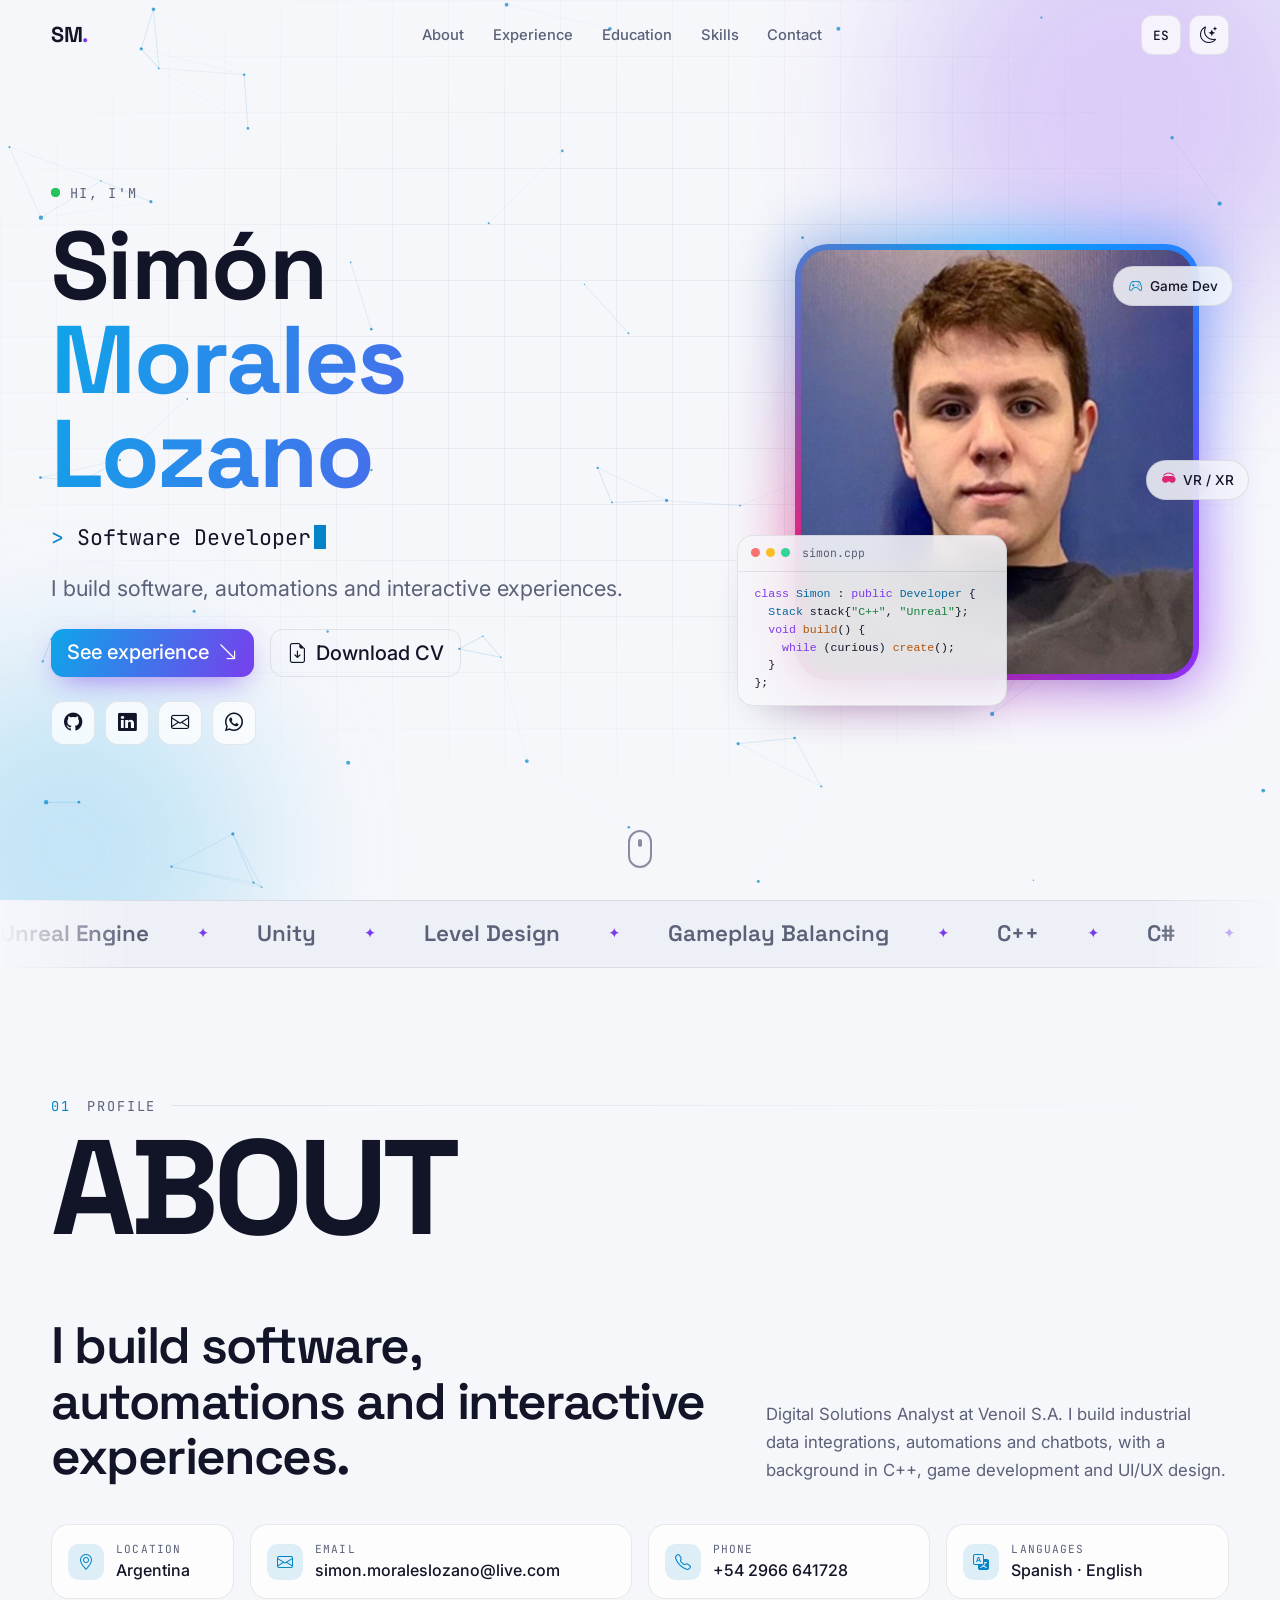
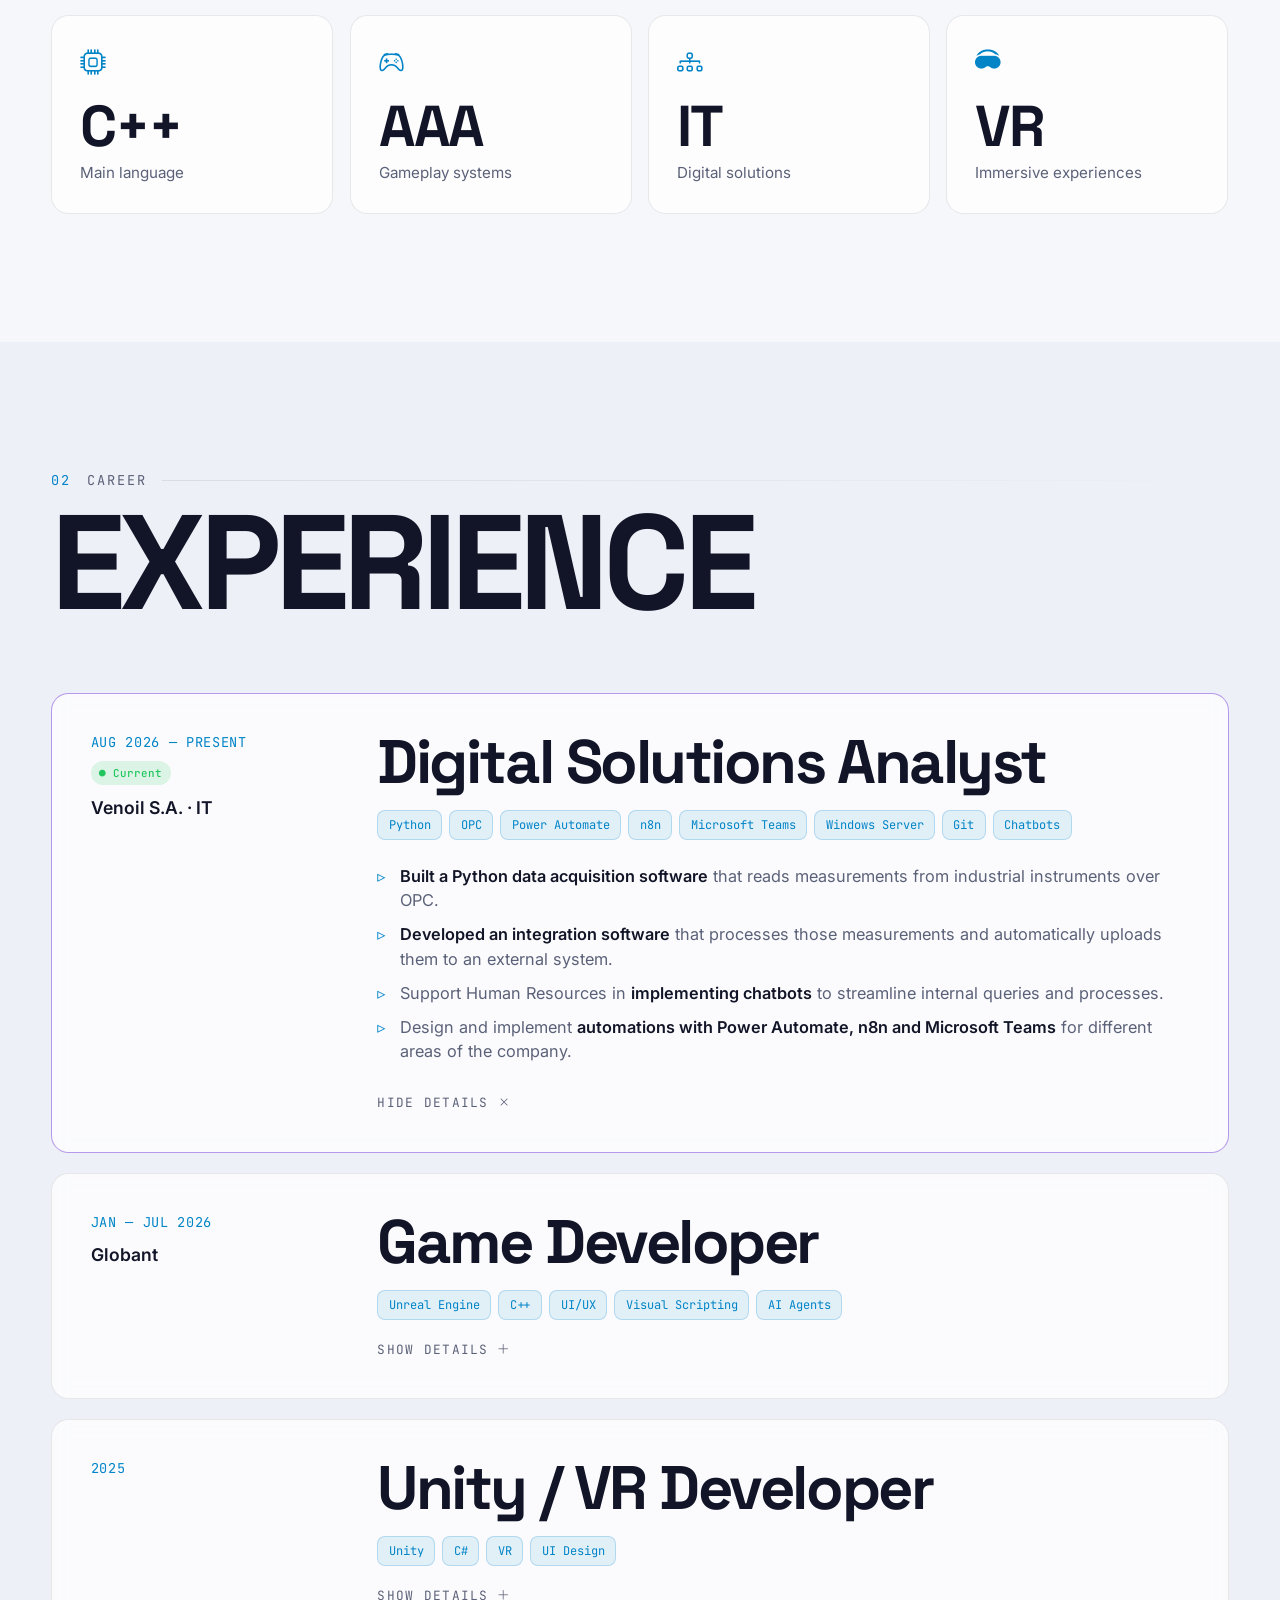
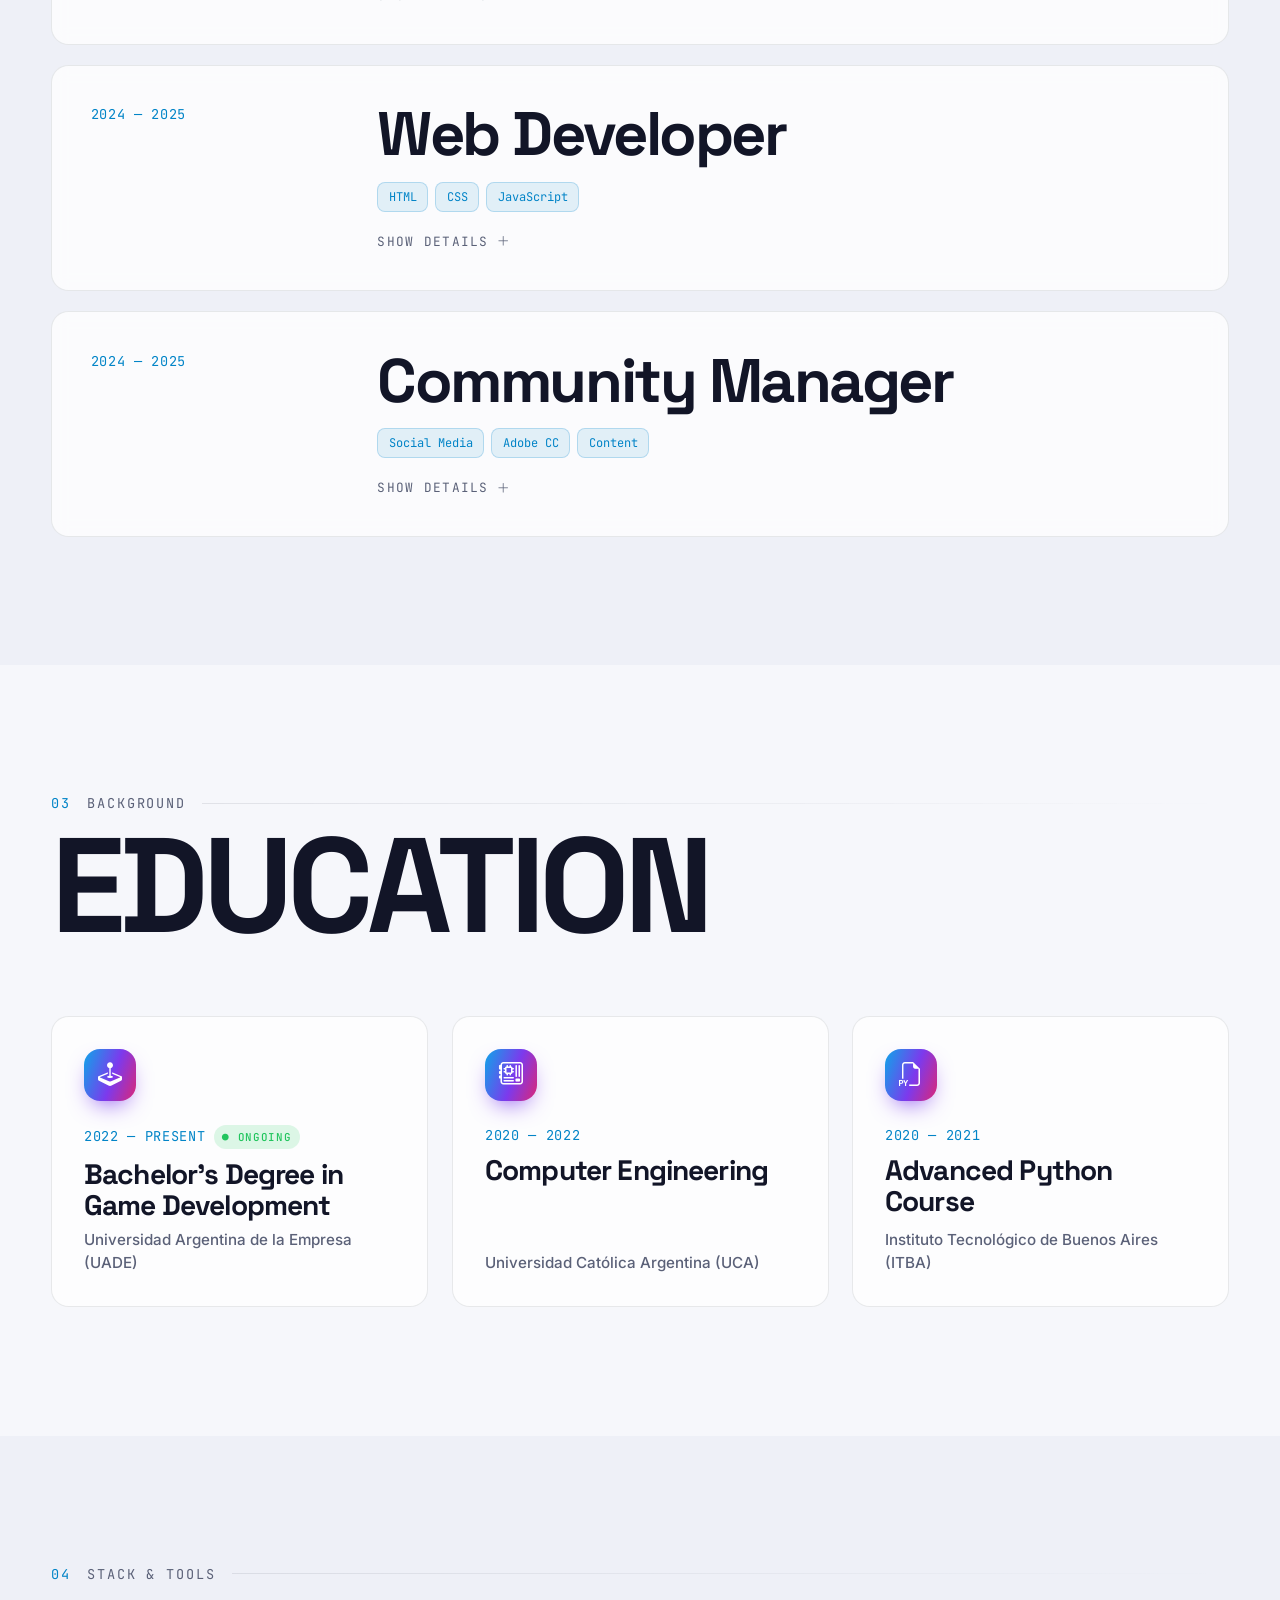
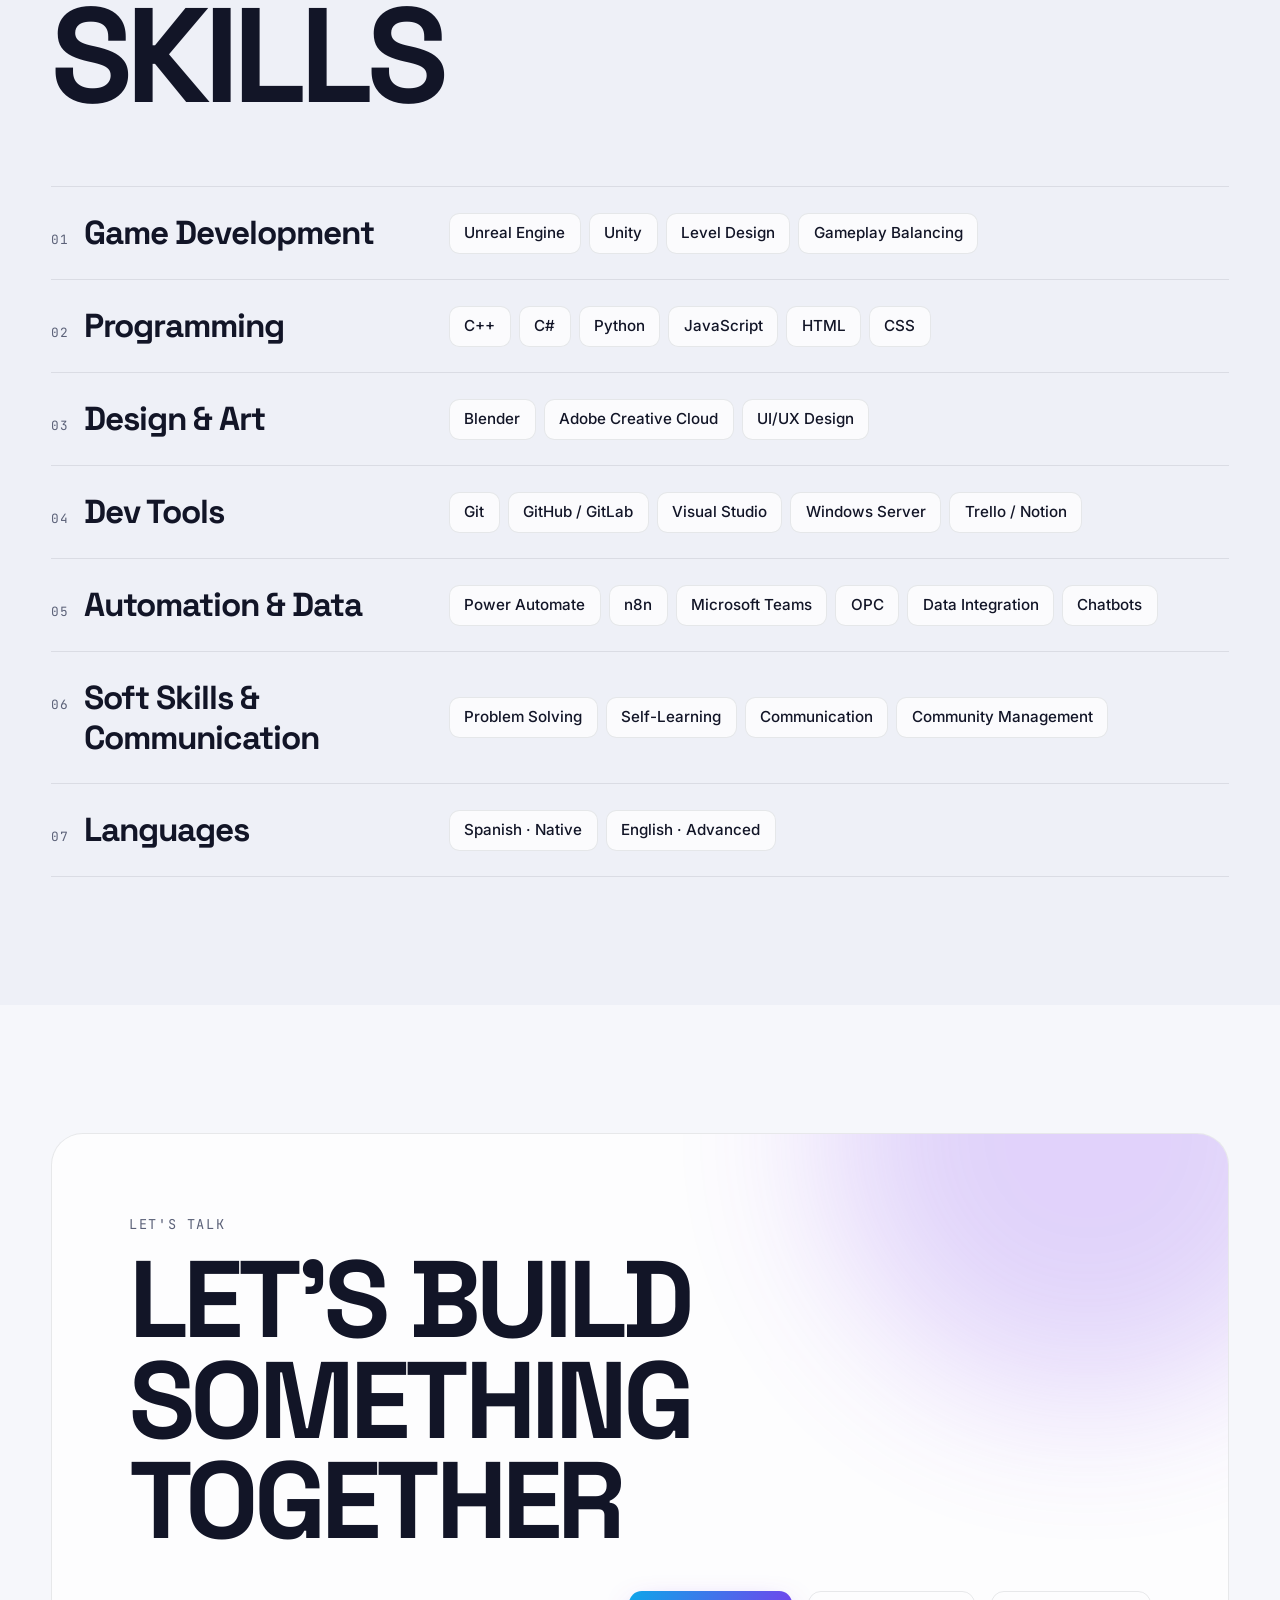
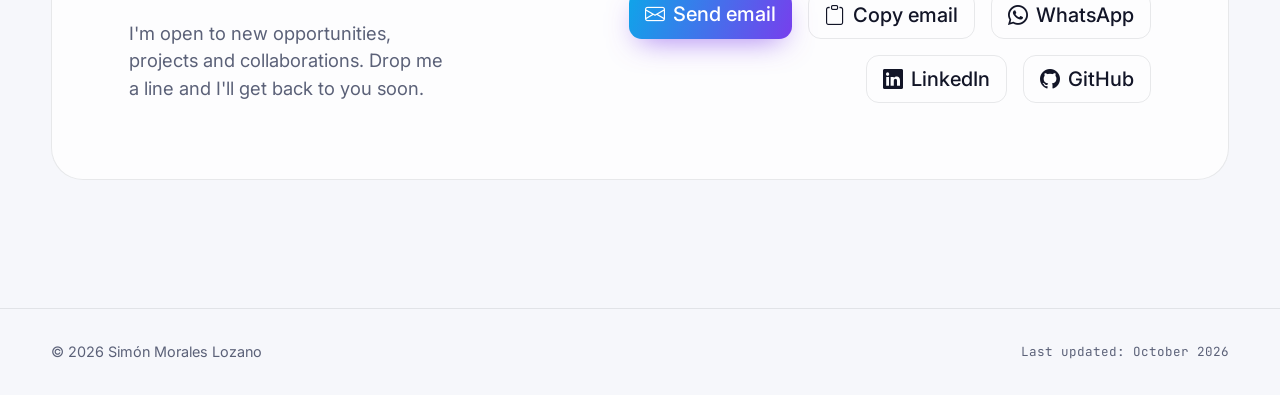
<file: index.html>
<!doctype html>
<html lang="es" data-bs-theme="dark">
<head>
  <meta charset="utf-8">
  <meta name="viewport" content="width=device-width, initial-scale=1">
  <title>Simón Morales Lozano | Software Developer y Analista de Soluciones Digitales</title>
  <meta name="description" content="Simón Morales Lozano, Software Developer y Analista de Soluciones Digitales en Argentina. Automatización, integración de datos, C++, Unreal Engine y Unity.">
  <meta name="author" content="Simón Morales Lozano">
  <meta name="robots" content="index, follow, max-image-preview:large">
  <meta name="theme-color" content="#0b0d17">
  <link rel="canonical" href="https://simonmorales.com.ar/">

  <!-- Vista previa al compartir (LinkedIn, WhatsApp, X, etc.) -->
  <meta property="og:type" content="profile">
  <meta property="og:site_name" content="Simón Morales Lozano">
  <meta property="og:locale" content="es_AR">
  <meta property="og:locale:alternate" content="en_US">
  <meta property="og:url" content="https://simonmorales.com.ar/">
  <meta property="og:title" content="Simón Morales Lozano | Software Developer">
  <meta property="og:description" content="Analista de Soluciones Digitales. Automatización, integración de datos, C++, Unreal Engine y Unity.">
  <meta property="og:image" content="https://simonmorales.com.ar/assets/img/og.jpg">
  <meta property="og:image:type" content="image/jpeg">
  <meta property="og:image:width" content="1200">
  <meta property="og:image:height" content="630">
  <meta property="og:image:alt" content="Simón Morales Lozano — Software Developer">
  <meta property="profile:first_name" content="Simón">
  <meta property="profile:last_name" content="Morales Lozano">
  <meta name="twitter:card" content="summary_large_image">
  <meta name="twitter:title" content="Simón Morales Lozano | Software Developer">
  <meta name="twitter:description" content="Analista de Soluciones Digitales. Automatización, integración de datos, C++, Unreal Engine y Unity.">
  <meta name="twitter:image" content="https://simonmorales.com.ar/assets/img/og.jpg">

  <link rel="icon" href="assets/img/favicon.svg" type="image/svg+xml">
  <link rel="icon" href="assets/img/favicon-32.png" type="image/png" sizes="32x32">
  <link rel="apple-touch-icon" href="assets/img/apple-touch-icon.png">

  <!-- Datos estructurados: le dicen a Google quién sos -->
  <script type="application/ld+json">
  {
    "@context": "https://schema.org",
    "@type": "Person",
    "name": "Simón Morales Lozano",
    "alternateName": "Simon Morales Lozano",
    "url": "https://simonmorales.com.ar/",
    "image": "https://simonmorales.com.ar/assets/img/simon.jpg",
    "jobTitle": "Analista de Soluciones Digitales",
    "worksFor": { "@type": "Organization", "name": "Venoil S.A." },
    "alumniOf": [
      { "@type": "CollegeOrUniversity", "name": "Universidad Argentina de la Empresa (UADE)" },
      { "@type": "CollegeOrUniversity", "name": "Universidad Católica Argentina (UCA)" },
      { "@type": "CollegeOrUniversity", "name": "Instituto Tecnológico de Buenos Aires (ITBA)" }
    ],
    "address": { "@type": "PostalAddress", "addressCountry": "AR" },
    "knowsLanguage": ["es", "en"],
    "knowsAbout": ["Software Development", "C++", "Python", "Process Automation", "Data Integration", "OPC", "Power Automate", "n8n", "Unreal Engine", "Unity", "Game Development", "UI/UX Design"],
    "sameAs": [
      "https://www.linkedin.com/in/simonmoraleslozano/",
      "https://github.com/SimM20"
    ]
  }
  </script>

  <script>
    // Aplica el tema guardado antes de pintar (evita parpadeo)
    (function () {
      try {
        var t = localStorage.getItem("theme");
        if (!t) t = window.matchMedia("(prefers-color-scheme: light)").matches ? "light" : "dark";
        document.documentElement.setAttribute("data-bs-theme", t);
      } catch (e) {}
    })();
  </script>

  <link rel="preconnect" href="https://fonts.googleapis.com">
  <link rel="preconnect" href="https://fonts.gstatic.com" crossorigin>
  <link href="https://fonts.googleapis.com/css2?family=Inter:wght@400;500;600&family=JetBrains+Mono:wght@400;500&family=Space+Grotesk:wght@500;600;700&display=swap" rel="stylesheet">
  <link href="https://cdn.jsdelivr.net/npm/bootstrap@5.3.3/dist/css/bootstrap.min.css" rel="stylesheet">
  <link href="https://cdn.jsdelivr.net/npm/bootstrap-icons@1.11.3/font/bootstrap-icons.min.css" rel="stylesheet">
  <link href="css/style.css" rel="stylesheet">
</head>

<body>

  <div class="scroll-progress" aria-hidden="true"></div>
  <div class="cursor-glow" aria-hidden="true"></div>

  <!-- ============ NAVBAR ============ -->
  <nav id="mainNav" class="navbar navbar-expand-lg fixed-top">
    <div class="container">
      <a class="navbar-brand brand" href="#top" aria-label="Inicio">
        <span class="brand-mark">SM</span><span class="brand-dot">.</span>
      </a>

      <div class="d-flex align-items-center gap-2 order-lg-3">
        <button class="btn btn-icon" id="langToggle" type="button" aria-label="Cambiar idioma">EN</button>
        <button class="btn btn-icon" id="themeToggle" type="button" aria-label="Cambiar tema">
          <i class="bi bi-sun"></i>
        </button>
        <button class="navbar-toggler btn-icon" type="button" data-bs-toggle="collapse" data-bs-target="#navLinks"
                aria-controls="navLinks" aria-expanded="false" aria-label="Menú">
          <i class="bi bi-list"></i>
        </button>
      </div>

      <div class="collapse navbar-collapse" id="navLinks">
        <ul class="navbar-nav mx-auto">
          <li class="nav-item"><a class="nav-link" href="#about" data-i18n="nav.about">Sobre mí</a></li>
          <li class="nav-item"><a class="nav-link" href="#experience" data-i18n="nav.experience">Experiencia</a></li>
          <li class="nav-item"><a class="nav-link" href="#education" data-i18n="nav.education">Educación</a></li>
          <li class="nav-item"><a class="nav-link" href="#skills" data-i18n="nav.skills">Skills</a></li>
          <li class="nav-item d-none" id="navProjects"><a class="nav-link" href="#projects" data-i18n="nav.projects">Proyectos</a></li>
          <li class="nav-item"><a class="nav-link" href="#contact" data-i18n="nav.contact">Contacto</a></li>
        </ul>
      </div>
    </div>
  </nav>

  <main id="top">
    <noscript>
      <div class="container" style="padding-top:110px">
        <p>Software Developer y Analista de Soluciones Digitales en Venoil S.A. (Argentina). Automatización, integración de datos, C++, Unreal Engine y Unity.</p>
        <p><a href="mailto:simon.moraleslozano@live.com">simon.moraleslozano@live.com</a> · <a href="https://www.linkedin.com/in/simonmoraleslozano/">LinkedIn</a> · <a href="https://github.com/SimM20">GitHub</a></p>
      </div>
    </noscript>

    <!-- ============ HERO ============ -->
    <header class="hero" id="hero">
      <canvas id="particles" aria-hidden="true"></canvas>
      <div class="hero-grid" aria-hidden="true"></div>
      <div class="blob blob-1" aria-hidden="true"></div>
      <div class="blob blob-2" aria-hidden="true"></div>

      <div class="container position-relative">
        <div class="row align-items-center gy-5 gx-lg-5">
          <div class="col-lg-7">
            <p class="eyebrow hero-in" style="--d:0">
              <span class="status-dot"></span>
              <span data-i18n="hero.hello">Hola, soy</span>
            </p>
            <h1 class="hero-title hero-in" style="--d:1">
              <span class="d-block" id="heroFirst">Simón</span>
              <span class="d-block text-gradient" id="heroLast">Morales Lozano</span>
            </h1>
            <p class="hero-role hero-in" style="--d:2">
              <span class="mono text-accent">&gt;</span>
              <span id="typed"></span><span class="caret" aria-hidden="true"></span>
            </p>
            <p class="hero-lead hero-in" style="--d:3" id="heroHeadline"></p>

            <div class="d-flex flex-wrap gap-3 mt-4 hero-in" style="--d:4">
              <a href="#experience" class="btn btn-primary btn-lg btn-glow magnetic">
                <span data-i18n="hero.cta">Ver experiencia</span> <i class="bi bi-arrow-down-right ms-1"></i>
              </a>
              <a href="#" id="cvDownload" class="btn btn-outline-light btn-lg magnetic" target="_blank" rel="noopener">
                <i class="bi bi-file-earmark-arrow-down me-1"></i> <span data-i18n="hero.cv">Descargar CV</span>
              </a>
            </div>

            <div class="hero-social mt-4 hero-in" style="--d:5" id="heroSocial"></div>
          </div>

          <div class="col-lg-5">
            <div class="portrait-wrap hero-in" style="--d:2">
              <div class="portrait tilt">
                <div class="portrait-ring" aria-hidden="true"></div>
                <img id="heroPhoto" src="assets/img/simon.jpg" alt="Simón Morales Lozano" width="468" height="506">
              </div>

              <div class="code-card float-a" aria-hidden="true">
                <div class="code-card-head"><span></span><span></span><span></span><em>simon.cpp</em></div>
<pre><code><span class="k">class</span> <span class="t">Simon</span> : <span class="k">public</span> <span class="t">Developer</span> {
  <span class="t">Stack</span> stack{<span class="s">"C++"</span>, <span class="s">"Unreal"</span>};
  <span class="k">void</span> <span class="f">build</span>() {
    <span class="k">while</span> (curious) <span class="f">create</span>();
  }
};</code></pre>
              </div>

              <div class="chip-float float-b" aria-hidden="true"><i class="bi bi-controller"></i> Game Dev</div>
              <div class="chip-float chip-2 float-c" aria-hidden="true"><i class="bi bi-headset-vr"></i> VR / XR</div>
            </div>
          </div>
        </div>
      </div>

      <a href="#about" class="scroll-cue" aria-label="Bajar">
        <span class="mouse"><span class="wheel"></span></span>
      </a>
    </header>

    <!-- ============ MARQUEE ============ -->
    <div class="marquee" aria-hidden="true">
      <div class="marquee-track" id="marquee"></div>
    </div>

    <!-- ============ ABOUT ============ -->
    <section id="about" class="section">
      <div class="container">
        <div class="section-head reveal">
          <div class="section-meta"><span class="section-num">01</span><span class="section-kicker" data-i18n="kicker.about">Perfil</span></div>
          <h2 class="section-title" data-i18n="nav.about">Sobre mí</h2>
        </div>

        <div class="row g-4 g-lg-5 align-items-end">
          <div class="col-lg-7 reveal">
            <p class="statement" id="aboutHeadline"></p>
          </div>
          <div class="col-lg-5 reveal" style="--delay:120ms">
            <p class="about-summary" id="aboutSummary"></p>
          </div>
        </div>

        <div class="row g-3 mt-4" id="aboutInfo"></div>
        <div class="highlights-grid mt-3" id="highlights"></div>
      </div>
    </section>

    <!-- ============ EXPERIENCE ============ -->
    <section id="experience" class="section section-alt">
      <div class="container">
        <div class="section-head reveal">
          <div class="section-meta"><span class="section-num">02</span><span class="section-kicker" data-i18n="kicker.experience">Trayectoria</span></div>
          <h2 class="section-title" data-i18n="nav.experience">Experiencia</h2>
        </div>
        <div class="xp-list" id="timelineItems"></div>
      </div>
    </section>

    <!-- ============ EDUCATION ============ -->
    <section id="education" class="section">
      <div class="container">
        <div class="section-head reveal">
          <div class="section-meta"><span class="section-num">03</span><span class="section-kicker" data-i18n="kicker.education">Formación</span></div>
          <h2 class="section-title" data-i18n="nav.education">Educación</h2>
        </div>
        <div class="row g-4" id="educationList"></div>
      </div>
    </section>

    <!-- ============ SKILLS ============ -->
    <section id="skills" class="section section-alt">
      <div class="container">
        <div class="section-head reveal">
          <div class="section-meta"><span class="section-num">04</span><span class="section-kicker" data-i18n="kicker.skills">Stack & herramientas</span></div>
          <h2 class="section-title">Skills</h2>
        </div>
        <div class="skill-rows" id="skillsList"></div>
      </div>
    </section>

    <!-- ============ PROJECTS (se muestra sólo si hay proyectos en data.js) ============ -->
    <section id="projects" class="section d-none">
      <div class="container">
        <div class="section-head reveal">
          <div class="section-meta"><span class="section-num">05</span><span class="section-kicker" data-i18n="kicker.projects">Trabajos</span></div>
          <h2 class="section-title" data-i18n="nav.projects">Proyectos</h2>
        </div>
        <div class="row g-4" id="projectsList"></div>
      </div>
    </section>

    <!-- ============ CONTACT ============ -->
    <section id="contact" class="section contact">
      <div class="container">
        <div class="contact-card reveal">
          <div class="blob blob-3" aria-hidden="true"></div>
          <p class="eyebrow"><span data-i18n="contact.eyebrow">¿Hablamos?</span></p>
          <h2 class="contact-title" data-i18n="contact.title">Construyamos algo juntos</h2>
          <div class="row g-4 align-items-end">
            <div class="col-lg-4">
              <p class="text-body-secondary contact-sub mb-0" data-i18n="contact.sub">
                Estoy abierto a nuevas oportunidades, proyectos y colaboraciones.
              </p>
            </div>
            <div class="col-lg-8">
              <div class="d-flex flex-wrap justify-content-lg-end gap-3" id="contactButtons"></div>
            </div>
          </div>
        </div>
      </div>
    </section>
  </main>

  <footer class="footer">
    <div class="container d-flex flex-column flex-md-row justify-content-between align-items-center gap-2">
      <span>© <span id="year"></span> Simón Morales Lozano</span>
      <span class="mono small"><span data-i18n="footer.updated">Última actualización</span>: <span id="updated"></span></span>
    </div>
  </footer>

  <div class="toast-container position-fixed bottom-0 end-0 p-3">
    <div id="copyToast" class="toast align-items-center border-0" role="status" aria-live="polite" aria-atomic="true">
      <div class="d-flex">
        <div class="toast-body"><i class="bi bi-check2-circle me-2 text-accent"></i><span data-i18n="contact.copied">Email copiado</span></div>
        <button type="button" class="btn-close me-2 m-auto" data-bs-dismiss="toast" aria-label="Cerrar"></button>
      </div>
    </div>
  </div>

  <script src="https://cdn.jsdelivr.net/npm/bootstrap@5.3.3/dist/js/bootstrap.bundle.min.js"></script>
  <script src="js/data.js"></script>
  <script src="js/main.js"></script>
</body>
</html>
</file>
<file: css/style.css>
/* =====================================================================
   Simón Morales Lozano — portfolio
   Bootstrap 5.3 + estilos propios
   ===================================================================== */

:root {
  --accent-1: #38bdf8;
  --accent-2: #8b5cf6;
  --accent-3: #f472b6;
  --gradient: linear-gradient(110deg, var(--accent-1), var(--accent-2) 55%, var(--accent-3));
  --font-display: "Space Grotesk", system-ui, sans-serif;
  --font-body: "Inter", system-ui, sans-serif;
  --font-mono: "JetBrains Mono", ui-monospace, monospace;
  --radius: 1.1rem;
  --ease-out: cubic-bezier(.16, 1, .3, 1);
  --nav-h: 72px;
}

[data-bs-theme="dark"] {
  --bg: #0b0d17;
  --bg-alt: #0f1220;
  --surface: rgba(255, 255, 255, .035);
  --surface-hover: rgba(255, 255, 255, .06);
  --border: rgba(255, 255, 255, .08);
  --text: #e7e9f3;
  --muted: #9aa0b8;
  --accent: #38bdf8;
  --grid-line: rgba(255, 255, 255, .04);
  --nav-bg: rgba(11, 13, 23, .7);
  --shadow: 0 20px 50px -20px rgba(0, 0, 0, .6);
  --bs-body-bg: var(--bg);
  --bs-body-color: var(--text);
  --bs-secondary-color: var(--muted);
  --bs-border-color: var(--border);
}

[data-bs-theme="light"] {
  --bg: #f6f7fb;
  --bg-alt: #eef0f7;
  --surface: rgba(255, 255, 255, .75);
  --surface-hover: #ffffff;
  --border: rgba(15, 23, 42, .09);
  --text: #121527;
  --muted: #5b6178;
  --accent: #0284c7;
  --accent-1: #0ea5e9;
  --accent-2: #7c3aed;
  --accent-3: #db2777;
  --grid-line: rgba(15, 23, 42, .05);
  --nav-bg: rgba(246, 247, 251, .75);
  --shadow: 0 20px 45px -25px rgba(30, 41, 80, .35);
  --bs-body-bg: var(--bg);
  --bs-body-color: var(--text);
  --bs-secondary-color: var(--muted);
  --bs-border-color: var(--border);
}

html { scroll-behavior: smooth; scroll-padding-top: var(--nav-h); }

body {
  font-family: var(--font-body);
  background: var(--bg);
  color: var(--text);
  overflow-x: hidden;
  -webkit-font-smoothing: antialiased;
  transition: background-color .4s ease, color .4s ease;
}

h1, h2, h3, h4, h5, .brand, .section-title { font-family: var(--font-display); letter-spacing: -.02em; }
.mono { font-family: var(--font-mono); }
.text-accent { color: var(--accent) !important; }
.text-gradient {
  background: var(--gradient);
  background-size: 200% auto;
  -webkit-background-clip: text;
  background-clip: text;
  color: transparent;
  animation: gradient-shift 6s linear infinite;
}
::selection { background: var(--accent-2); color: #fff; }

@keyframes gradient-shift { to { background-position: 200% center; } }

/* ---------- Scroll progress + cursor glow ---------- */
.scroll-progress {
  position: fixed; inset: 0 0 auto 0; height: 3px; z-index: 2000;
  background: var(--gradient);
  transform-origin: 0 50%; transform: scaleX(0);
}
.cursor-glow {
  position: fixed; top: 0; left: 0; width: 520px; height: 520px; z-index: 0;
  border-radius: 50%; pointer-events: none;
  background: radial-gradient(circle, color-mix(in srgb, var(--accent-2) 16%, transparent), transparent 65%);
  transform: translate(-50%, -50%); opacity: 0; transition: opacity .4s;
}
body.has-pointer .cursor-glow { opacity: 1; }

/* ---------- Buttons (estilo bootstrap, con brillo) ---------- */
.btn { border-radius: .8rem; font-weight: 500; }
.btn-primary {
  --bs-btn-bg: var(--accent-2); --bs-btn-border-color: transparent;
  --bs-btn-hover-bg: var(--accent-2); --bs-btn-hover-border-color: transparent;
  --bs-btn-active-bg: var(--accent-2);
  background-image: var(--gradient); background-size: 200% auto; border: 0;
  transition: background-position .5s var(--ease-out), transform .2s, box-shadow .3s;
}
.btn-primary:hover { background-position: right center; }
.btn-glow { box-shadow: 0 10px 30px -10px color-mix(in srgb, var(--accent-2) 70%, transparent); }
.btn-glow:hover { box-shadow: 0 14px 40px -8px color-mix(in srgb, var(--accent-2) 85%, transparent); }
[data-bs-theme="light"] .btn-outline-light { --bs-btn-color: var(--text); --bs-btn-border-color: var(--border); --bs-btn-hover-bg: var(--text); --bs-btn-hover-color: #fff; --bs-btn-hover-border-color: var(--text); }
[data-bs-theme="dark"] .btn-outline-light { --bs-btn-border-color: rgba(255,255,255,.2); }
.btn-icon {
  width: 40px; height: 40px; padding: 0; display: inline-grid; place-items: center;
  border: 1px solid var(--border); background: var(--surface); color: var(--text);
  border-radius: .7rem; font-family: var(--font-mono); font-size: .8rem; font-weight: 500;
  transition: border-color .2s, transform .2s, background .2s;
}
.btn-icon:hover { border-color: var(--accent); color: var(--accent); background: var(--surface-hover); }
.btn-icon .bi { font-size: 1.05rem; }
.navbar-toggler.btn-icon { box-shadow: none !important; }
.magnetic { transition: transform .25s var(--ease-out); will-change: transform; }

/* ---------- Navbar ---------- */
.navbar {
  height: var(--nav-h); transition: background .3s, border-color .3s, height .3s;
  border-bottom: 1px solid transparent; z-index: 1030;
}
.navbar.scrolled {
  background: var(--nav-bg); backdrop-filter: blur(14px) saturate(140%);
  -webkit-backdrop-filter: blur(14px) saturate(140%);
  border-bottom-color: var(--border); height: 62px;
}
.brand { font-weight: 700; font-size: 1.35rem; color: var(--text) !important; }
.brand-mark { display: inline-block; transition: transform .4s var(--ease-out); }
.brand:hover .brand-mark { transform: rotate(-6deg) scale(1.08); }
.brand-dot { color: var(--accent-2); }
.navbar .nav-link {
  position: relative; color: var(--muted); font-size: .92rem; font-weight: 500; padding: .5rem .9rem !important;
  transition: color .2s;
}
.navbar .nav-link::after {
  content: ""; position: absolute; left: .9rem; right: .9rem; bottom: .2rem; height: 2px; border-radius: 2px;
  background: var(--gradient); transform: scaleX(0); transform-origin: left; transition: transform .35s var(--ease-out);
}
.navbar .nav-link.active { color: var(--text); }
.navbar .nav-link.active::after { transform: scaleX(1); }
/* Sólo con mouse: en pantallas táctiles el :hover queda "pegado" después de tocar */
@media (hover: hover) {
  .navbar .nav-link:hover { color: var(--text); }
  .navbar .nav-link:hover::after { transform: scaleX(1); }
}

@media (max-width: 991.98px) {
  .navbar-collapse {
    position: absolute; top: calc(100% + 8px); left: 12px; right: 12px;
    background: color-mix(in srgb, var(--bg-alt) 96%, transparent); backdrop-filter: blur(18px); -webkit-backdrop-filter: blur(18px);
    border: 1px solid var(--border); border-radius: var(--radius); padding: .5rem; box-shadow: var(--shadow);
  }
  .navbar .nav-link::after { display: none; }
  .navbar .nav-link { border-radius: .6rem; padding: .7rem .9rem !important; }
  .navbar .nav-link.active { color: var(--accent); background: color-mix(in srgb, var(--accent) 10%, transparent); }
}

/* ---------- Hero ---------- */
.hero {
  position: relative; min-height: 100vh; min-height: 100svh; display: flex; align-items: center;
  padding: calc(var(--nav-h) + 3rem) 0 6rem; overflow: hidden; isolation: isolate;
}
#particles { position: absolute; inset: 0; width: 100%; height: 100%; z-index: -1; }
.hero-grid {
  position: absolute; inset: 0; z-index: -2;
  background-image:
    linear-gradient(var(--grid-line) 1px, transparent 1px),
    linear-gradient(90deg, var(--grid-line) 1px, transparent 1px);
  background-size: 56px 56px;
  mask-image: radial-gradient(ellipse 80% 70% at 50% 40%, #000 30%, transparent 75%);
  -webkit-mask-image: radial-gradient(ellipse 80% 70% at 50% 40%, #000 30%, transparent 75%);
}
.blob {
  position: absolute; border-radius: 50%; filter: blur(80px); opacity: .45; z-index: -2; pointer-events: none;
  animation: blob-move 16s ease-in-out infinite alternate;
}
.blob-1 { width: 460px; height: 460px; background: var(--accent-2); top: -120px; right: -80px; }
.blob-2 { width: 380px; height: 380px; background: var(--accent-1); bottom: -140px; left: -120px; animation-delay: -6s; opacity: .3; }
[data-bs-theme="light"] .blob { opacity: .22; }
@keyframes blob-move {
  0% { transform: translate(0, 0) scale(1); }
  50% { transform: translate(-40px, 30px) scale(1.1); }
  100% { transform: translate(30px, -20px) scale(.95); }
}

.eyebrow {
  display: inline-flex; align-items: center; gap: .6rem; font-family: var(--font-mono); font-size: .85rem;
  color: var(--muted); text-transform: uppercase; letter-spacing: .12em; margin-bottom: 1rem;
}
.status-dot {
  width: 9px; height: 9px; border-radius: 50%; background: #22c55e; position: relative;
}
.status-dot::after {
  content: ""; position: absolute; inset: 0; border-radius: 50%; background: #22c55e;
  animation: ping 1.8s cubic-bezier(0, 0, .2, 1) infinite;
}
@keyframes ping { 75%, 100% { transform: scale(2.6); opacity: 0; } }

.hero-title { font-size: clamp(3rem, 7.5vw, 7.5rem); font-weight: 700; line-height: .98; margin-bottom: 1.25rem; }
.hero-role { font-family: var(--font-mono); font-size: clamp(1rem, 2.2vw, 1.35rem); min-height: 1.6em; color: var(--text); margin-bottom: 1rem; }
.caret {
  display: inline-block; width: .55em; height: 1.1em; margin-left: 3px; vertical-align: -.15em;
  background: var(--accent); animation: blink 1s steps(1) infinite;
}
@keyframes blink { 50% { opacity: 0; } }
.hero-lead { font-size: clamp(1.15rem, 1.7vw, 1.45rem); color: var(--muted); max-width: 36rem; }

.hero-in { opacity: 0; transform: translateY(28px); animation: hero-in .9s var(--ease-out) forwards; animation-delay: calc(var(--d) * 120ms + 150ms); }
@keyframes hero-in { to { opacity: 1; transform: none; } }

.hero-social { display: flex; gap: .6rem; }
.hero-social a {
  width: 44px; height: 44px; display: grid; place-items: center; border-radius: .8rem;
  border: 1px solid var(--border); background: var(--surface); color: var(--text); font-size: 1.15rem;
  text-decoration: none; transition: transform .25s var(--ease-out), border-color .2s, color .2s;
}
.hero-social a:hover { transform: translateY(-4px); border-color: var(--accent); color: var(--accent); }

/* Portrait */
.portrait-wrap { position: relative; max-width: 440px; margin-inline: auto; padding: 1.5rem; }
.portrait { position: relative; aspect-ratio: 468 / 506; border-radius: 2rem; transform-style: preserve-3d; transition: transform .3s var(--ease-out); }
.portrait img {
  position: relative; z-index: 1; width: 100%; height: 100%; object-fit: cover; border-radius: 1.7rem;
  box-shadow: var(--shadow);
}
.portrait-ring {
  position: absolute; inset: -6px; border-radius: 2.1rem; z-index: 0;
  background: conic-gradient(from var(--angle, 0deg), var(--accent-1), var(--accent-2), var(--accent-3), var(--accent-1));
  animation: spin 6s linear infinite; filter: saturate(1.2);
}
.portrait-ring::after {
  content: ""; position: absolute; inset: -10px; border-radius: inherit; background: inherit; filter: blur(28px); opacity: .5;
}
@property --angle { syntax: "<angle>"; initial-value: 0deg; inherits: false; }
@keyframes spin { to { --angle: 360deg; } }

.code-card {
  position: absolute; left: -2.5rem; bottom: -.5rem; z-index: 3; width: 270px;
  background: color-mix(in srgb, var(--bg) 88%, transparent); backdrop-filter: blur(12px); -webkit-backdrop-filter: blur(12px);
  border: 1px solid var(--border); border-radius: 1rem; box-shadow: var(--shadow); overflow: hidden;
}
.code-card-head { display: flex; align-items: center; gap: 6px; padding: .55rem .8rem; border-bottom: 1px solid var(--border); }
.code-card-head span { width: 9px; height: 9px; border-radius: 50%; background: #f87171; }
.code-card-head span:nth-child(2) { background: #fbbf24; }
.code-card-head span:nth-child(3) { background: #34d399; }
.code-card-head em { font-style: normal; font-family: var(--font-mono); font-size: .72rem; color: var(--muted); margin-left: .4rem; }
.code-card pre { margin: 0; padding: .8rem 1rem; font-size: .72rem; line-height: 1.55; color: var(--text); }
.code-card .k { color: #c084fc; } .code-card .t { color: #38bdf8; } .code-card .s { color: #4ade80; } .code-card .f { color: #fbbf24; }
[data-bs-theme="light"] .code-card .k { color: #7c3aed; } [data-bs-theme="light"] .code-card .t { color: #0369a1; }
[data-bs-theme="light"] .code-card .s { color: #15803d; } [data-bs-theme="light"] .code-card .f { color: #b45309; }

.chip-float {
  position: absolute; top: 2.5rem; right: -1rem; z-index: 3;
  display: inline-flex; align-items: center; gap: .45rem; padding: .55rem .9rem; border-radius: 999px;
  background: color-mix(in srgb, var(--bg) 85%, transparent); backdrop-filter: blur(10px); -webkit-backdrop-filter: blur(10px);
  border: 1px solid var(--border); font-size: .85rem; font-weight: 500; box-shadow: var(--shadow);
}
.chip-float .bi { color: var(--accent); }
.chip-2 { top: auto; bottom: 42%; right: -2rem; }
.chip-2 .bi { color: var(--accent-3); }

.float-a { animation: floaty 7s ease-in-out infinite; }
.float-b { animation: floaty 6s ease-in-out infinite -2s; }
.float-c { animation: floaty 8s ease-in-out infinite -4s; }
@keyframes floaty { 0%, 100% { transform: translateY(0); } 50% { transform: translateY(-14px); } }

@media (max-width: 575.98px) {
  .code-card { left: -.25rem; width: 230px; bottom: -1.5rem; }
  .code-card pre { font-size: .64rem; }
  .chip-float { right: -.25rem; }
  .chip-2 { right: -.25rem; }
}

.scroll-cue { position: absolute; left: 50%; bottom: 2rem; transform: translateX(-50%); }
.mouse { display: block; width: 24px; height: 38px; border: 2px solid var(--muted); border-radius: 14px; position: relative; opacity: .7; }
.wheel { position: absolute; left: 50%; top: 7px; width: 4px; height: 8px; margin-left: -2px; border-radius: 2px; background: var(--muted); animation: wheel 1.8s ease-in-out infinite; }
@keyframes wheel { 0% { opacity: 0; transform: translateY(0); } 30% { opacity: 1; } 100% { opacity: 0; transform: translateY(12px); } }
@media (max-height: 700px), (max-width: 991.98px) { .scroll-cue { display: none; } }

/* ---------- Marquee ---------- */
.marquee {
  overflow: hidden; border-block: 1px solid var(--border); background: var(--bg-alt); padding: 1rem 0;
  mask-image: linear-gradient(90deg, transparent, #000 10%, #000 90%, transparent);
  -webkit-mask-image: linear-gradient(90deg, transparent, #000 10%, #000 90%, transparent);
}
.marquee-track { display: flex; gap: 3rem; width: max-content; animation: marquee 40s linear infinite; }
.marquee:hover .marquee-track { animation-play-state: paused; }
.marquee-item { font-family: var(--font-display); font-size: 1.4rem; font-weight: 600; white-space: nowrap; color: var(--muted); display: inline-flex; align-items: center; gap: 3rem; }
.marquee-item::after { content: "✦"; font-size: .9rem; color: var(--accent-2); }
@keyframes marquee { to { transform: translateX(-50%); } }

/* ---------- Layout ancho ---------- */
.container { max-width: 1600px; padding-inline: clamp(1rem, 4vw, 3.5rem); }

/* ---------- Sections ---------- */
.section { position: relative; padding: 8rem 0; z-index: 1; }
.section-alt { background: var(--bg-alt); }
.section-head { margin-bottom: clamp(2.5rem, 5vw, 4.5rem); }
.section-meta {
  display: flex; align-items: center; gap: 1rem; margin-bottom: .75rem;
  font-family: var(--font-mono); font-size: .85rem; text-transform: uppercase; letter-spacing: .14em;
}
.section-num { color: var(--accent); }
.section-kicker { color: var(--muted); }
.section-meta::after {
  content: ""; flex: 1; height: 1px; background: linear-gradient(90deg, var(--border), transparent);
  transform: scaleX(0); transform-origin: left; transition: transform 1.2s var(--ease-out) .3s;
}
.section-head.is-visible .section-meta::after { transform: scaleX(1); }

/* Títulos gigantes que "suben" al entrar en pantalla */
.section-title {
  font-size: clamp(3rem, 10.5vw, 10rem); font-weight: 700; line-height: .9; letter-spacing: -.045em;
  text-transform: uppercase; margin: 0; overflow: hidden; padding-bottom: .04em;
}
.st-inner { display: inline-block; transform: translateY(105%); transition: transform 1.1s var(--ease-out); }
.section-head.is-visible .st-inner { transform: none; }
.section-head.reveal { opacity: 1; transform: none; }
@media (max-width: 767.98px) { .section { padding: 5rem 0; } }

/* ---------- Cards ---------- */
.card.glass, .glass {
  background: var(--surface); border: 1px solid var(--border); border-radius: var(--radius);
  backdrop-filter: blur(8px); -webkit-backdrop-filter: blur(8px);
  transition: border-color .3s, background .3s, transform .3s var(--ease-out), box-shadow .3s;
}
.card.glass:hover { border-color: color-mix(in srgb, var(--accent) 40%, var(--border)); background: var(--surface-hover); box-shadow: var(--shadow); }
.spotlight { position: relative; overflow: hidden; }
.spotlight::before {
  content: ""; position: absolute; inset: 0; pointer-events: none; opacity: 0; transition: opacity .3s; border-radius: inherit;
  background: radial-gradient(400px circle at var(--mx, 50%) var(--my, 50%), color-mix(in srgb, var(--accent-2) 14%, transparent), transparent 45%);
}
.spotlight:hover::before { opacity: 1; }

/* ---------- Sobre mí ---------- */
.statement {
  font-family: var(--font-display); font-size: clamp(1.9rem, 4vw, 3.6rem); font-weight: 600;
  line-height: 1.08; letter-spacing: -.03em; margin: 0;
}
.about-summary { font-size: clamp(1.05rem, 1.3vw, 1.2rem); color: var(--muted); line-height: 1.65; margin: 0; }

.info-item { display: flex; flex-direction: row; gap: .75rem; align-items: center; text-align: left; padding: 1rem; height: 100%; }
.info-icon {
  flex: none; width: 36px; height: 36px; border-radius: .65rem; display: grid; place-items: center;
  background: color-mix(in srgb, var(--accent) 12%, transparent); color: var(--accent); font-size: 1rem;
}
.info-label { font-family: var(--font-mono); font-size: .7rem; text-transform: uppercase; letter-spacing: .1em; color: var(--muted); }
.info-value { font-weight: 500; word-break: break-word; }
.info-value a { color: inherit; text-decoration: none; }
.info-value a:hover { color: var(--accent); }

.highlights-grid { display: grid; grid-template-columns: repeat(2, minmax(0, 1fr)); gap: 1rem; }
@media (min-width: 992px) { .highlights-grid { grid-template-columns: repeat(4, minmax(0, 1fr)); } }
.highlight-card { height: 100%; padding: 1.75rem; display: flex; flex-direction: column; justify-content: space-between; min-height: 190px; }
.highlight-card .bi { font-size: 1.6rem; color: var(--accent); }
.highlight-value { font-family: var(--font-display); font-size: clamp(2.6rem, 4.5vw, 4rem); font-weight: 700; line-height: 1; letter-spacing: -.04em; margin-top: 1rem; }
.highlight-label { color: var(--muted); font-size: .95rem; margin-top: .4rem; }

/* ---------- Experiencia ---------- */
.xp-list { display: grid; gap: 1.25rem; }
.xp-item { padding: clamp(1.5rem, 3vw, 2.5rem); }
.xp-item.is-current { border-color: color-mix(in srgb, var(--accent-2) 45%, var(--border)); }
.tl-period { font-family: var(--font-mono); font-size: .85rem; color: var(--accent); letter-spacing: .05em; text-transform: uppercase; }
.tl-company { color: var(--text); font-weight: 600; font-size: 1.1rem; margin-top: .6rem; }
.xp-title {
  font-size: clamp(2rem, 4.8vw, 4.4rem); font-weight: 700; line-height: .98; letter-spacing: -.04em; margin: 0;
  transition: color .3s;
}
.xp-item:hover .xp-title { color: var(--accent); }
.tl-list { list-style: none; padding: 0; margin: 1.5rem 0 0; max-width: 60rem; }
.tl-list li { position: relative; padding-left: 1.4rem; margin-bottom: .6rem; color: var(--muted); font-size: 1.02rem; }
.tl-list li::before { content: "▹"; position: absolute; left: 0; color: var(--accent); }
.tl-list strong { color: var(--text); font-weight: 600; }

.xp-toggle {
  display: inline-flex; align-items: center; gap: .5rem; margin-top: 1.25rem; padding: 0; border: 0; background: none;
  font-family: var(--font-mono); font-size: .8rem; text-transform: uppercase; letter-spacing: .1em; color: var(--muted);
  transition: color .2s;
}
.xp-toggle:hover { color: var(--accent); }
.xp-toggle .bi { transition: transform .35s var(--ease-out); }
.xp-toggle:not(.collapsed) .bi { transform: rotate(45deg); }
.xp-toggle .when-open { display: none; }
.xp-toggle:not(.collapsed) .when-open { display: inline; }
.xp-toggle:not(.collapsed) .when-closed { display: none; }

.tag {
  display: inline-block; font-family: var(--font-mono); font-size: .75rem; padding: .3rem .65rem; border-radius: .5rem;
  background: color-mix(in srgb, var(--accent) 10%, transparent); color: var(--accent);
  border: 1px solid color-mix(in srgb, var(--accent) 22%, transparent);
}
.tags { display: flex; flex-wrap: wrap; gap: .45rem; margin-top: 1.1rem; }
.badge-current {
  font-family: var(--font-mono); font-size: .68rem; font-weight: 500; padding: .25rem .55rem; border-radius: 999px;
  background: color-mix(in srgb, #22c55e 15%, transparent); color: #22c55e; white-space: nowrap; display: inline-block; margin-top: .5rem;
}

/* ---------- Educación ---------- */
.edu-card { padding: 2rem; height: 100%; display: flex; flex-direction: column; }
.edu-card .badge-current { margin-left: .5rem; margin-top: 0; vertical-align: middle; }
.edu-icon {
  width: 52px; height: 52px; border-radius: 1rem; display: grid; place-items: center; font-size: 1.5rem; color: #fff;
  background: var(--gradient); box-shadow: 0 10px 25px -10px var(--accent-2); margin-bottom: 1.5rem;
  transition: transform .5s var(--ease-out);
}
.edu-card:hover .edu-icon { transform: rotate(-8deg) scale(1.08); }
.edu-title { font-size: clamp(1.5rem, 2.2vw, 2rem); font-weight: 700; line-height: 1.1; letter-spacing: -.03em; margin: .6rem 0 .5rem; }
.edu-school { color: var(--muted); font-size: .95rem; font-weight: 500; margin-top: auto; }

/* ---------- Skills: filas ---------- */
.skill-rows { border-top: 1px solid var(--border); }
.skill-row { padding: 1.6rem 0; border-bottom: 1px solid var(--border); transition: background .3s; }
.skill-cat {
  display: flex; align-items: baseline; gap: 1rem; margin: 0;
  font-size: clamp(1.5rem, 2.6vw, 2.4rem); font-weight: 700; letter-spacing: -.03em; transition: color .3s, transform .4s var(--ease-out);
}
.skill-row:hover .skill-cat { color: var(--accent); transform: translateX(6px); }
.skill-idx { font-family: var(--font-mono); font-size: .8rem; font-weight: 400; color: var(--muted); letter-spacing: .05em; }
.skill-pills { display: flex; flex-wrap: wrap; gap: .5rem; }
.skill-pill {
  display: inline-block; padding: .5rem .9rem; border-radius: .65rem; font-size: .95rem; font-weight: 500;
  background: var(--surface); border: 1px solid var(--border);
  transition: transform .25s var(--ease-out), border-color .2s, color .2s;
}
.skill-pill:hover { transform: translateY(-3px); border-color: var(--accent); color: var(--accent); }

/* ---------- Projects ---------- */
.project-card { overflow: hidden; height: 100%; display: flex; flex-direction: column; }
.project-media { aspect-ratio: 16 / 10; overflow: hidden; background: var(--gradient); }
.project-media img { width: 100%; height: 100%; object-fit: cover; transition: transform .7s var(--ease-out); }
.project-card:hover .project-media img { transform: scale(1.06); }
.project-body { padding: 1.5rem; display: flex; flex-direction: column; flex: 1; }
.project-type { font-family: var(--font-mono); font-size: .75rem; color: var(--accent); text-transform: uppercase; letter-spacing: .08em; }
.project-links { margin-top: auto; padding-top: 1.2rem; display: flex; gap: .6rem; flex-wrap: wrap; }

/* ---------- Contact ---------- */
.contact-card {
  position: relative; overflow: hidden; isolation: isolate;
  padding: clamp(2.5rem, 6vw, 5.5rem); border-radius: 2rem; border: 1px solid var(--border); background: var(--surface);
}
.blob-3 { width: 520px; height: 520px; background: var(--accent-2); top: -260px; right: -120px; opacity: .3; }
.contact-title {
  font-size: clamp(2.8rem, 8.5vw, 8.5rem); font-weight: 700; line-height: .92; letter-spacing: -.045em;
  text-transform: uppercase; margin-bottom: 2.5rem; max-width: 14ch;
}
.contact-sub { max-width: 30rem; font-size: 1.15rem; }

/* ---------- Footer ---------- */
.footer { padding: 2rem 0; border-top: 1px solid var(--border); color: var(--muted); font-size: .9rem; position: relative; z-index: 1; }

/* ---------- Toast ---------- */
.toast { background: var(--bg-alt); color: var(--text); border: 1px solid var(--border) !important; border-radius: .9rem; }

/* ---------- Scroll reveal ---------- */
.reveal { opacity: 0; transform: translateY(40px); transition: opacity .9s var(--ease-out), transform .9s var(--ease-out); transition-delay: var(--delay, 0ms); }
.reveal.from-left { transform: translateX(-40px); }
.reveal.zoom { transform: scale(.92); }
.reveal.is-visible { opacity: 1; transform: none; }

/* ---------- Tilt ---------- */
.tilt { transform-style: preserve-3d; will-change: transform; }

/* ---------- Accesibilidad: menos movimiento ---------- */
@media (prefers-reduced-motion: reduce) {
  *, *::before, *::after { animation-duration: .001ms !important; animation-iteration-count: 1 !important; transition-duration: .001ms !important; }
  html { scroll-behavior: auto; }
  .reveal, .hero-in { opacity: 1; transform: none; }
  .marquee-track { animation: none; }
}
</file>
